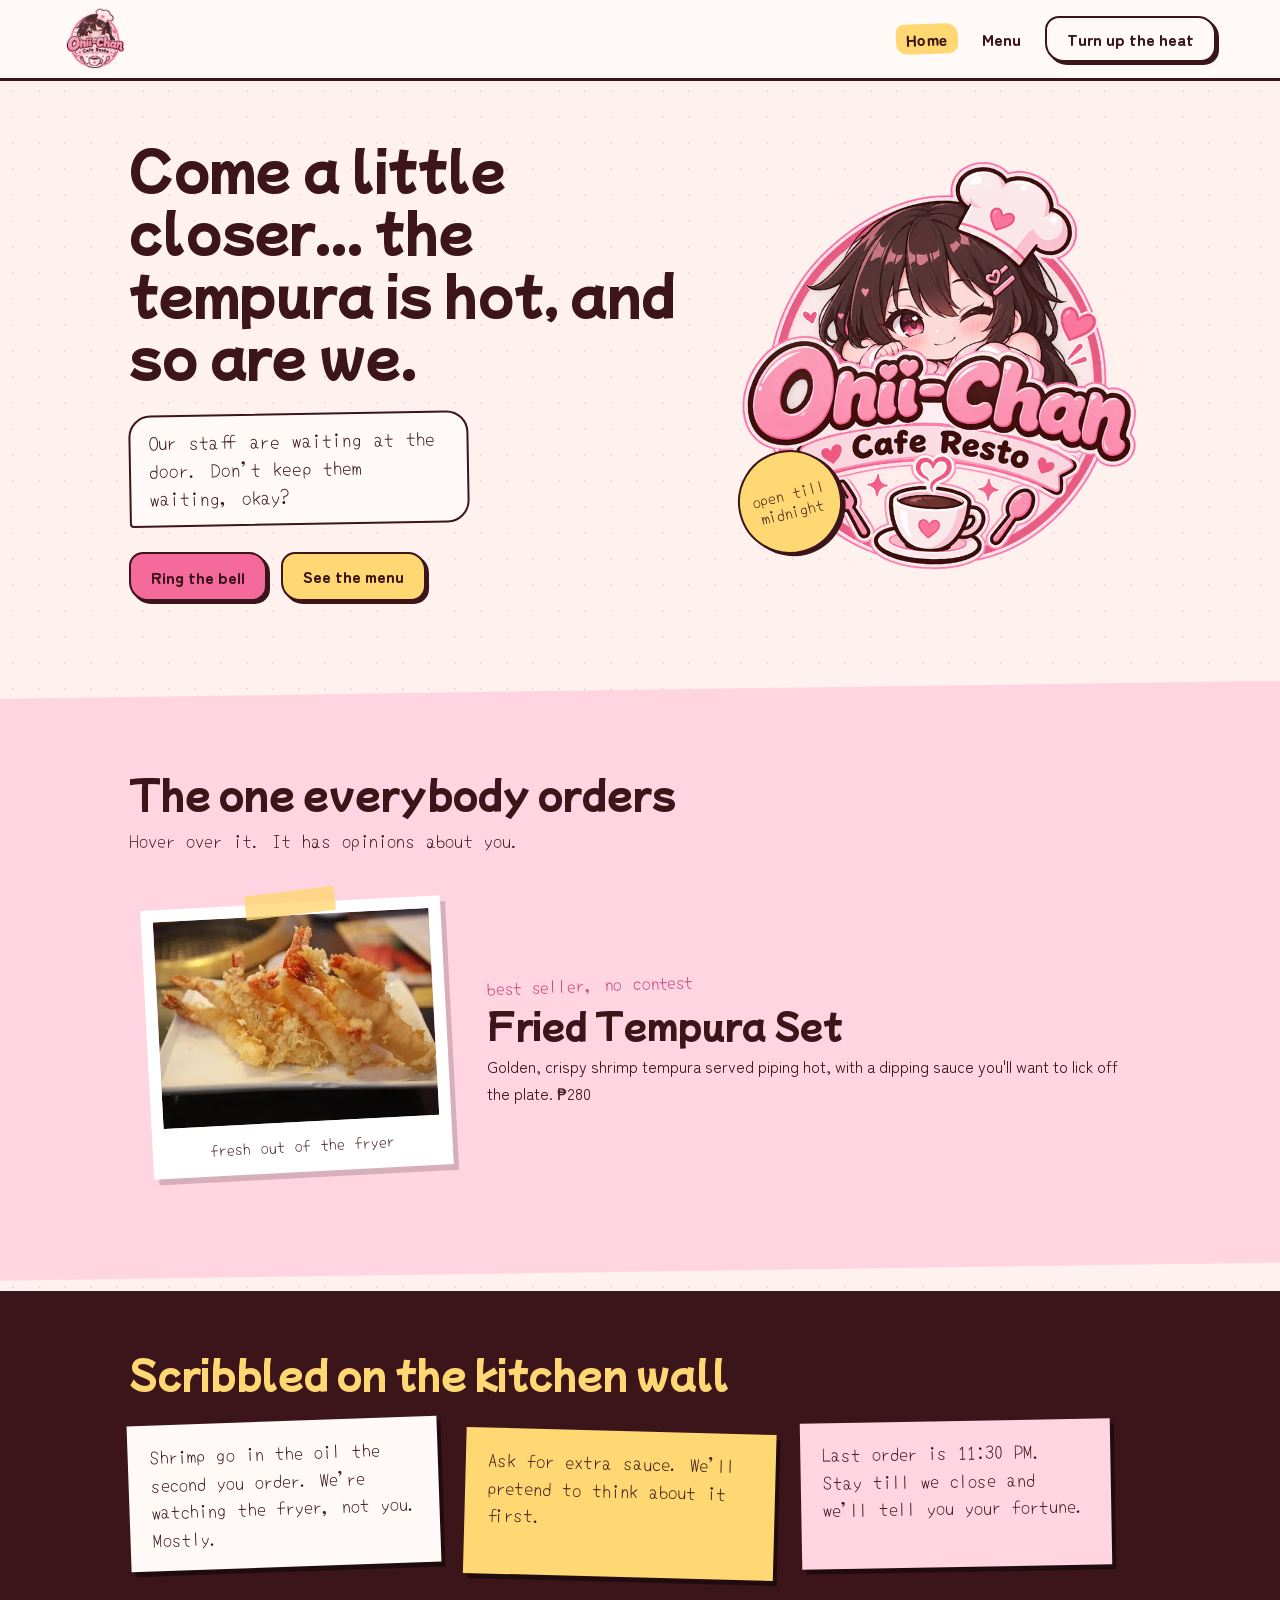
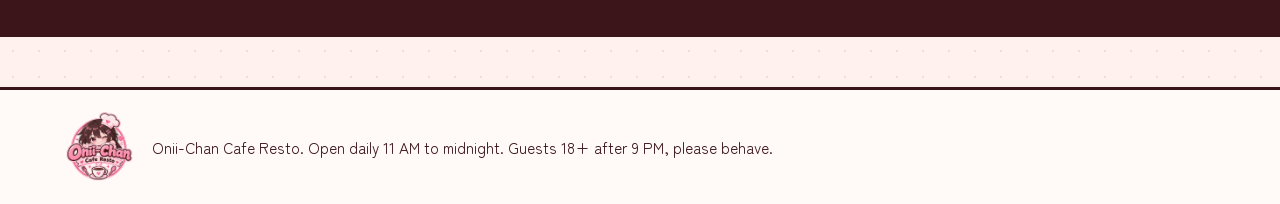
<file: index.html>
<!DOCTYPE html>
<html lang="en">
<head>
  <meta charset="UTF-8">
  <meta name="viewport" content="width=device-width, initial-scale=1.0">
  <title>Onii-Chan Cafe Resto | Come a little closer</title>
  <link rel="icon" href="favicon.ico" sizes="any">
  <link rel="icon" type="image/png" href="images/logo.png">
  <link rel="preconnect" href="https://fonts.googleapis.com">
  <link href="https://fonts.googleapis.com/css2?family=Mochiy+Pop+One&family=Yomogi&family=Zen+Maru+Gothic:wght@500;700;900&display=swap" rel="stylesheet">
  <link rel="stylesheet" href="style.css">
</head>
<body>
  <header id="siteHeader">
    <a class="brand" href="index.html"><img class="logo-img" src="images/logo.png" alt="Onii-Chan Cafe Resto, home"></a>
    <nav class="nav-links" aria-label="Main">
      <a class="active" href="index.html">Home</a>
      <a href="menu.html">Menu</a>
      <button class="btn ghost" id="modeBtn" onclick="toggleTeaseMode()">Turn up the heat</button>
    </nav>
  </header>

  <main>
    <section id="hero">
      <div class="hero-text">
        <h1 id="tagline">Come a little closer... the tempura is hot, and so are we.</h1>
        <p id="greeting">Our staff are waiting at the door. Don't keep them waiting, okay?</p>
        <div class="hero-actions">
          <button class="btn" id="bellBtn" onclick="ringBell()">Ring the bell</button>
          <a class="btn butter" href="menu.html">See the menu</a>
        </div>
      </div>
      <div class="hero-art" id="heroArt">
        <img src="images/logo.png" alt="Onii-Chan Cafe Resto emblem: a winking girl in a pink chef hat">
        <span class="stamp">open till midnight</span>
      </div>
    </section>

    <section id="bestseller">
      <div class="wrap">
        <h2>The one everybody orders</h2>
        <p class="lead">Hover over it. It has opinions about you.</p>
        <article id="bestsellerCard" onmouseover="teaseBestseller()" onmouseout="calmBestseller()" onclick="ringBell()">
          <div class="bs-photo">
            <div class="bs-frame"><span aria-hidden="true">🍤</span><img src="images/tempura.jpg" alt="Fried tempura set" onerror="hideBrokenImage(this)"></div>
            <span class="caption">fresh out of the fryer</span>
          </div>
          <div class="bs-text">
            <span class="kicker">best seller, no contest</span>
            <h3 id="bestsellerTitle">Fried Tempura Set</h3>
            <p id="bestsellerText">Golden, crispy shrimp tempura served piping hot, with a dipping sauce you'll want to lick off the plate. ₱280</p>
          </div>
        </article>
      </div>
    </section>

    <section id="behind">
      <div class="wrap">
        <h2>Scribbled on the kitchen wall</h2>
        <div class="notes">
          <p class="note">Shrimp go in the oil the second you order. We're watching the fryer, not you. Mostly.</p>
          <p class="note">Ask for extra sauce. We'll pretend to think about it first.</p>
          <p class="note">Last order is 11:30 PM. Stay till we close and we'll tell you your fortune.</p>
        </div>
      </div>
    </section>
  </main>

  <footer>
    <img src="images/logo.png" alt="">
    <p>Onii-Chan Cafe Resto. Open daily 11 AM to midnight. Guests 18+ after 9 PM, please behave.</p>
  </footer>
  <div id="toast" role="status"></div>
  <script src="script.js"></script>
</body>
</html>
</file>
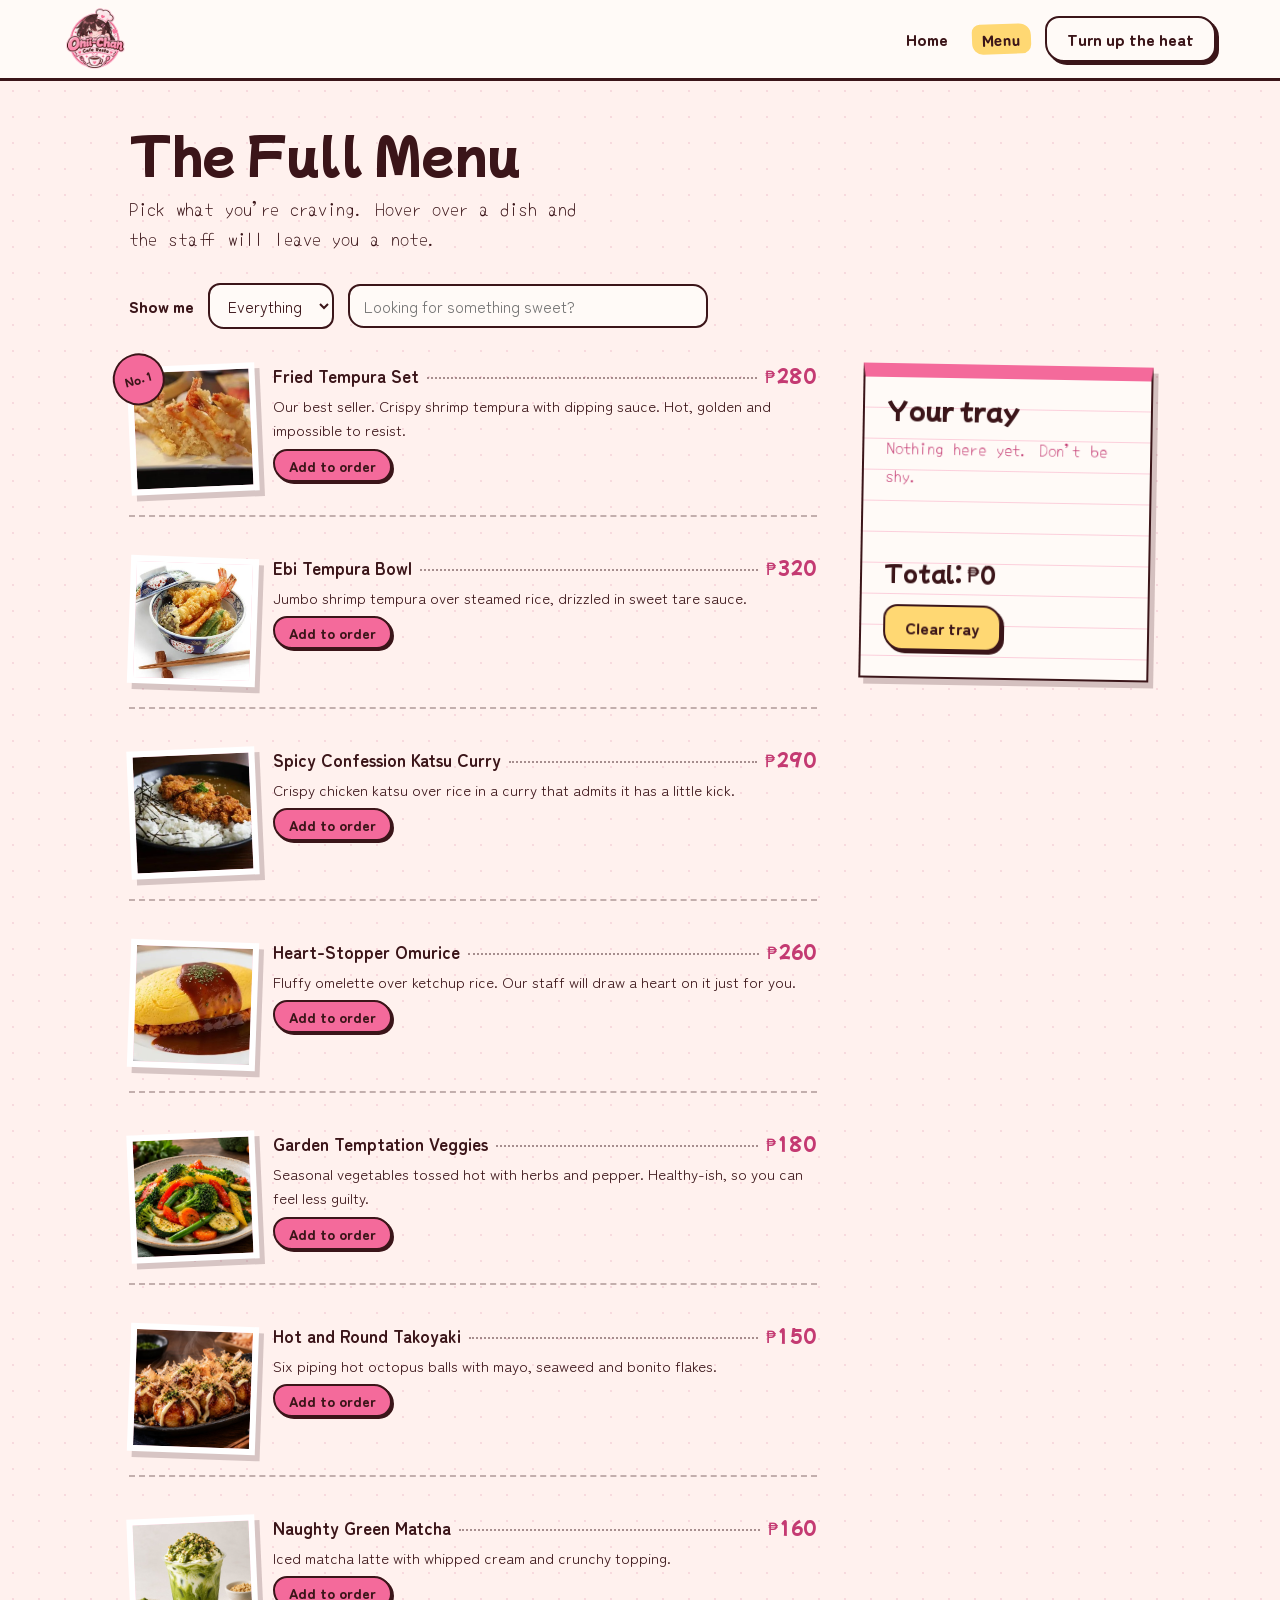
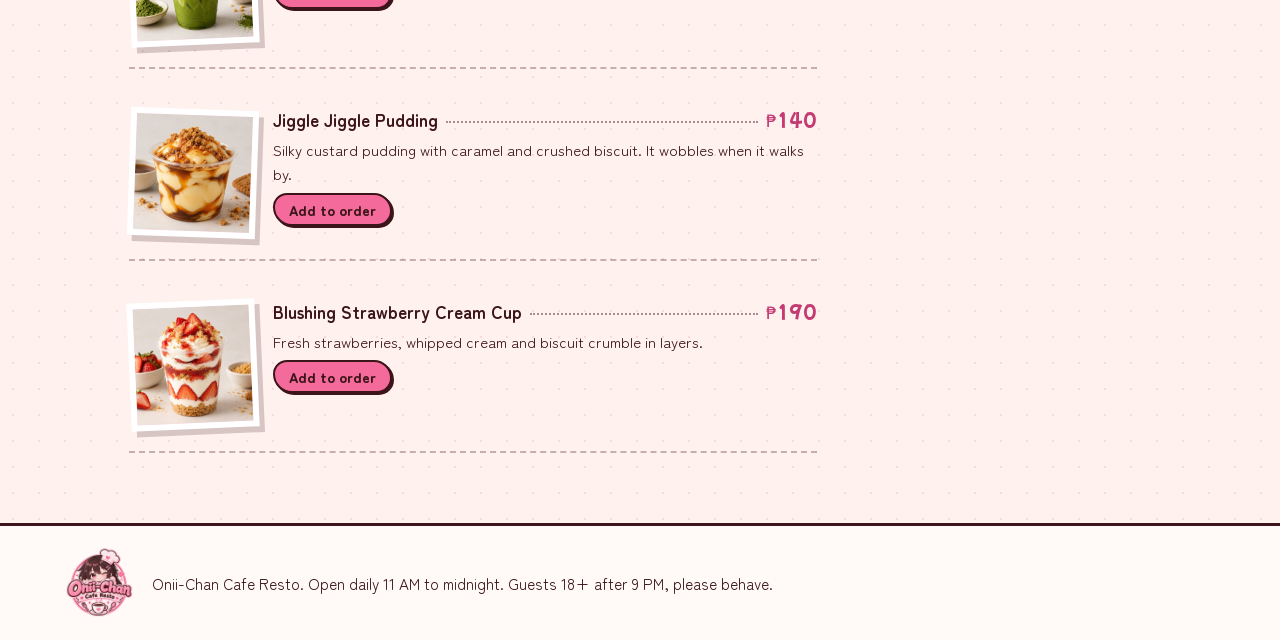
<file: menu.html>
<!DOCTYPE html>
<html lang="en">
<head>
  <meta charset="UTF-8">
  <meta name="viewport" content="width=device-width, initial-scale=1.0">
  <title>Menu | Onii-Chan Cafe Resto</title>
  <link rel="icon" href="favicon.ico" sizes="any">
  <link rel="icon" type="image/png" href="images/logo.png">
  <link rel="preconnect" href="https://fonts.googleapis.com">
  <link href="https://fonts.googleapis.com/css2?family=Mochiy+Pop+One&family=Yomogi&family=Zen+Maru+Gothic:wght@500;700;900&display=swap" rel="stylesheet">
  <link rel="stylesheet" href="style.css">
</head>
<body>
  <header id="siteHeader">
    <a class="brand" href="index.html"><img class="logo-img" src="images/logo.png" alt="Onii-Chan Cafe Resto, home"></a>
    <nav class="nav-links" aria-label="Main">
      <a href="index.html">Home</a>
      <a class="active" href="menu.html">Menu</a>
      <button class="btn ghost" id="modeBtn" onclick="toggleTeaseMode()">Turn up the heat</button>
    </nav>
  </header>

  <main>
    <section id="menuSection">
      <h1><span id="menuHeading" class="h-like">The Full Menu</span></h1>
      <p class="lead">Pick what you're craving. Hover over a dish and the staff will leave you a note.</p>

      <div id="menuControls">
        <label for="categorySelect">Show me</label>
        <select id="categorySelect" onchange="filterMenu()">
          <option value="All">Everything</option>
          <option value="Mains">Mains</option>
          <option value="Starters">Starters</option>
          <option value="Drinks">Drinks</option>
          <option value="Desserts">Desserts</option>
        </select>
        <input type="search" id="searchBox" placeholder="Looking for something sweet?" aria-label="Search the menu" oninput="searchMenu()">
      </div>

      <div id="menuLayout">
        <div>
          <div id="menuGrid">
          <article class="menu-card best" data-category="Mains" data-name="fried tempura set" onmouseover="showWhisper('tempura')" onmouseout="hideWhisper('tempura')">
            <div class="food-photo"><span class="sticker">No. 1</span><div class="frame"><span aria-hidden="true">🍤</span><img src="images/tempura.jpg" alt="Fried Tempura Set" loading="lazy" onerror="hideBrokenImage(this)"></div></div>
            <div class="card-body">
              <h3><span class="dish">Fried Tempura Set</span><span class="leader"></span><span class="price">₱280</span></h3>
              <p class="desc">Our best seller. Crispy shrimp tempura with dipping sauce. Hot, golden and impossible to resist.</p>
              <button class="btn small" onclick="addToOrder('Fried Tempura Set', 280)">Add to order</button>
            </div>
            <p class="whisper" id="whisper-tempura"></p>
          </article>
          <article class="menu-card" data-category="Mains" data-name="ebi tempura bowl" onmouseover="showWhisper('ebi')" onmouseout="hideWhisper('ebi')">
            <div class="food-photo"><div class="frame"><span aria-hidden="true">🍚</span><img src="images/ebi.jpg" alt="Ebi Tempura Bowl" loading="lazy" onerror="hideBrokenImage(this)"></div></div>
            <div class="card-body">
              <h3><span class="dish">Ebi Tempura Bowl</span><span class="leader"></span><span class="price">₱320</span></h3>
              <p class="desc">Jumbo shrimp tempura over steamed rice, drizzled in sweet tare sauce.</p>
              <button class="btn small" onclick="addToOrder('Ebi Tempura Bowl', 320)">Add to order</button>
            </div>
            <p class="whisper" id="whisper-ebi"></p>
          </article>
          <article class="menu-card" data-category="Mains" data-name="spicy confession katsu curry" onmouseover="showWhisper('curry')" onmouseout="hideWhisper('curry')">
            <div class="food-photo"><div class="frame"><span aria-hidden="true">🍛</span><img src="images/curry.jpg" alt="Spicy Confession Katsu Curry" loading="lazy" onerror="hideBrokenImage(this)"></div></div>
            <div class="card-body">
              <h3><span class="dish">Spicy Confession Katsu Curry</span><span class="leader"></span><span class="price">₱290</span></h3>
              <p class="desc">Crispy chicken katsu over rice in a curry that admits it has a little kick.</p>
              <button class="btn small" onclick="addToOrder('Spicy Confession Katsu Curry', 290)">Add to order</button>
            </div>
            <p class="whisper" id="whisper-curry"></p>
          </article>
          <article class="menu-card" data-category="Mains" data-name="heart-stopper omurice" onmouseover="showWhisper('omu')" onmouseout="hideWhisper('omu')">
            <div class="food-photo"><div class="frame"><span aria-hidden="true">🍳</span><img src="images/omu.jpg" alt="Heart-Stopper Omurice" loading="lazy" onerror="hideBrokenImage(this)"></div></div>
            <div class="card-body">
              <h3><span class="dish">Heart-Stopper Omurice</span><span class="leader"></span><span class="price">₱260</span></h3>
              <p class="desc">Fluffy omelette over ketchup rice. Our staff will draw a heart on it just for you.</p>
              <button class="btn small" onclick="addToOrder('Heart-Stopper Omurice', 260)">Add to order</button>
            </div>
            <p class="whisper" id="whisper-omu"></p>
          </article>
          <article class="menu-card" data-category="Starters" data-name="garden temptation veggies" onmouseover="showWhisper('veg')" onmouseout="hideWhisper('veg')">
            <div class="food-photo"><div class="frame"><span aria-hidden="true">🥕</span><img src="images/veg.jpg" alt="Garden Temptation Veggies" loading="lazy" onerror="hideBrokenImage(this)"></div></div>
            <div class="card-body">
              <h3><span class="dish">Garden Temptation Veggies</span><span class="leader"></span><span class="price">₱180</span></h3>
              <p class="desc">Seasonal vegetables tossed hot with herbs and pepper. Healthy-ish, so you can feel less guilty.</p>
              <button class="btn small" onclick="addToOrder('Garden Temptation Veggies', 180)">Add to order</button>
            </div>
            <p class="whisper" id="whisper-veg"></p>
          </article>
          <article class="menu-card" data-category="Starters" data-name="hot and round takoyaki" onmouseover="showWhisper('tako')" onmouseout="hideWhisper('tako')">
            <div class="food-photo"><div class="frame"><span aria-hidden="true">🐙</span><img src="images/tako.jpg" alt="Hot and Round Takoyaki" loading="lazy" onerror="hideBrokenImage(this)"></div></div>
            <div class="card-body">
              <h3><span class="dish">Hot and Round Takoyaki</span><span class="leader"></span><span class="price">₱150</span></h3>
              <p class="desc">Six piping hot octopus balls with mayo, seaweed and bonito flakes.</p>
              <button class="btn small" onclick="addToOrder('Hot and Round Takoyaki', 150)">Add to order</button>
            </div>
            <p class="whisper" id="whisper-tako"></p>
          </article>
          <article class="menu-card" data-category="Drinks" data-name="naughty green matcha" onmouseover="showWhisper('matcha')" onmouseout="hideWhisper('matcha')">
            <div class="food-photo"><div class="frame"><span aria-hidden="true">🍵</span><img src="images/matcha.jpg" alt="Naughty Green Matcha" loading="lazy" onerror="hideBrokenImage(this)"></div></div>
            <div class="card-body">
              <h3><span class="dish">Naughty Green Matcha</span><span class="leader"></span><span class="price">₱160</span></h3>
              <p class="desc">Iced matcha latte with whipped cream and crunchy topping.</p>
              <button class="btn small" onclick="addToOrder('Naughty Green Matcha', 160)">Add to order</button>
            </div>
            <p class="whisper" id="whisper-matcha"></p>
          </article>
          <article class="menu-card" data-category="Desserts" data-name="jiggle jiggle pudding" onmouseover="showWhisper('pudding')" onmouseout="hideWhisper('pudding')">
            <div class="food-photo"><div class="frame"><span aria-hidden="true">🍮</span><img src="images/pudding.jpg" alt="Jiggle Jiggle Pudding" loading="lazy" onerror="hideBrokenImage(this)"></div></div>
            <div class="card-body">
              <h3><span class="dish">Jiggle Jiggle Pudding</span><span class="leader"></span><span class="price">₱140</span></h3>
              <p class="desc">Silky custard pudding with caramel and crushed biscuit. It wobbles when it walks by.</p>
              <button class="btn small" onclick="addToOrder('Jiggle Jiggle Pudding', 140)">Add to order</button>
            </div>
            <p class="whisper" id="whisper-pudding"></p>
          </article>
          <article class="menu-card" data-category="Desserts" data-name="blushing strawberry cream cup" onmouseover="showWhisper('berry')" onmouseout="hideWhisper('berry')">
            <div class="food-photo"><div class="frame"><span aria-hidden="true">🍓</span><img src="images/berry.jpg" alt="Blushing Strawberry Cream Cup" loading="lazy" onerror="hideBrokenImage(this)"></div></div>
            <div class="card-body">
              <h3><span class="dish">Blushing Strawberry Cream Cup</span><span class="leader"></span><span class="price">₱190</span></h3>
              <p class="desc">Fresh strawberries, whipped cream and biscuit crumble in layers.</p>
              <button class="btn small" onclick="addToOrder('Blushing Strawberry Cream Cup', 190)">Add to order</button>
            </div>
            <p class="whisper" id="whisper-berry"></p>
          </article>
          </div>
          <p id="emptyMsg">Nothing matches that. Try another word, we promise there's something you'll like.</p>
        </div>

        <aside id="orderPanel" aria-label="Your order">
          <h2>Your tray</h2>
          <p id="orderNote">Nothing here yet. Don't be shy.</p>
          <ul id="orderList"></ul>
          <p id="orderTotal">Total: ₱0</p>
          <button class="btn butter" id="clearBtn" onclick="clearOrder()">Clear tray</button>
        </aside>
      </div>
    </section>
  </main>

  <footer>
    <img src="images/logo.png" alt="">
    <p>Onii-Chan Cafe Resto. Open daily 11 AM to midnight. Guests 18+ after 9 PM, please behave.</p>
  </footer>
  <div id="toast" role="status"></div>
  <script src="script.js"></script>
</body>
</html>
</file>
<file: style.css>
:root {
  --paper: #fff1ee;
  --cream: #fffaf7;
  --blush: #ffd5e2;
  --pink: #f46a9b;
  --pink-deep: #c43a72;
  --ink: #3b1519;
  --butter: #ffd873;
  --font-display: "Mochiy Pop One", "Trebuchet MS", sans-serif;
  --font-body: "Zen Maru Gothic", "Segoe UI", sans-serif;
  --font-hand: "Yomogi", "Comic Sans MS", cursive;
}
* { box-sizing: border-box; margin: 0; padding: 0; }
body {
  font-family: var(--font-body);
  color: var(--ink);
  line-height: 1.65;
  background-color: var(--paper);
  background-image: radial-gradient(rgba(196, 58, 114, .13) 1.5px, transparent 1.5px);
  background-size: 26px 26px;
  transition: background-color .4s;
}
a { color: inherit; text-decoration: none; }
img { max-width: 100%; display: block; }
:focus-visible { outline: 3px solid var(--pink-deep); outline-offset: 3px; }
.wrap { max-width: 1150px; margin: 0 auto; padding: 0 5vw; }

/* header */
#siteHeader {
  display: flex; align-items: center; justify-content: space-between; flex-wrap: wrap; gap: 10px;
  padding: 8px 5vw; background: var(--cream); border-bottom: 3px solid var(--ink);
}
.logo-img { height: 62px; width: auto; transition: transform .25s; }
.brand:hover .logo-img { transform: rotate(-5deg) scale(1.05); }
.nav-links { display: flex; align-items: center; gap: 14px; flex-wrap: wrap; }
.nav-links a { font-weight: 900; padding: 2px 10px; border-radius: 8px 12px 9px 11px; }
.nav-links a:hover { background: var(--blush); }
.nav-links a.active { background: var(--butter); transform: rotate(-2deg); }

.btn {
  font-family: var(--font-body); font-weight: 800; font-size: 1rem; color: var(--ink);
  background: var(--pink); border: 2px solid var(--ink); border-radius: 14px 18px 15px 19px;
  padding: 9px 20px; cursor: pointer; box-shadow: 3px 3px 0 var(--ink);
  transition: transform .12s, box-shadow .12s;
}
.btn:hover { transform: translate(-1px, -1px); box-shadow: 4px 4px 0 var(--ink); }
.btn:active { transform: translate(3px, 3px); box-shadow: 0 0 0 var(--ink); }
.btn.butter { background: var(--butter); }
.btn.ghost { background: var(--cream); }
.btn.small { padding: 4px 14px; font-size: .9rem; box-shadow: 2px 2px 0 var(--ink); }

/* hero */
#hero {
  display: grid; grid-template-columns: 1.15fr .85fr; gap: 30px; align-items: center;
  max-width: 1150px; margin: 0 auto; padding: 56px 5vw 70px;
}
#tagline { font-family: var(--font-display); font-weight: 400; font-size: clamp(1.9rem, 4.6vw, 3.2rem); line-height: 1.22; margin-bottom: 26px; }
#greeting {
  display: inline-block; font-family: var(--font-hand); font-size: 1.2rem; line-height: 1.45;
  background: var(--cream); border: 2px solid var(--ink); border-radius: 22px 22px 22px 4px;
  padding: 12px 18px; max-width: 34ch; margin-bottom: 28px; transform: rotate(-1deg); transition: transform .3s;
}
.hero-actions { display: flex; gap: 14px; flex-wrap: wrap; }
.hero-art { position: relative; transition: transform .4s; }
.hero-art img { width: 100%; max-width: 440px; margin: 0 auto; transform: rotate(3deg); }
.stamp {
  position: absolute; left: 2%; bottom: 6%; width: 104px; height: 104px; display: grid; place-items: center; text-align: center;
  font-family: var(--font-hand); font-size: 1rem; line-height: 1.15; background: var(--butter);
  border: 2px solid var(--ink); border-radius: 50%; transform: rotate(-14deg); box-shadow: 3px 3px 0 var(--ink);
}

h2 { font-family: var(--font-display); font-weight: 400; font-size: clamp(1.6rem, 3.6vw, 2.3rem); line-height: 1.2; margin-bottom: 10px; }
.lead { font-family: var(--font-hand); font-size: 1.15rem; margin-bottom: 30px; max-width: 52ch; }

/* best seller */
#bestseller { background: var(--blush); clip-path: polygon(0 3%, 100% 0, 100% 97%, 0 100%); padding: 90px 0; margin: 10px 0; }
#bestsellerCard { display: flex; gap: 40px; align-items: center; flex-wrap: wrap; cursor: pointer; padding: 18px; border-radius: 18px; transition: background-color .3s; }
.bs-photo, .food-photo { position: relative; background: #fff; box-shadow: 5px 6px 0 rgba(59, 21, 25, .2); }
.bs-photo { flex: 0 0 300px; max-width: 100%; padding: 12px 12px 14px; transform: rotate(-3deg); }
.bs-photo::before {
  content: ""; position: absolute; top: -12px; left: 50%; width: 90px; height: 24px; margin-left: -45px;
  background: rgba(255, 216, 115, .8); transform: rotate(-4deg); z-index: 2;
}
.bs-frame { position: relative; aspect-ratio: 4 / 3; overflow: hidden; background: var(--blush); display: grid; place-items: center; font-size: 4rem; }
.bs-frame img, .menu-card .frame img { position: absolute; inset: 0; width: 100%; height: 100%; object-fit: cover; }
.caption { display: block; text-align: center; font-family: var(--font-hand); margin-top: 10px; }
.bs-text { flex: 1 1 280px; }
#bestsellerTitle { font-family: var(--font-display); font-weight: 400; font-size: clamp(1.5rem, 3vw, 2.1rem); line-height: 1.2; margin-bottom: 8px; }
.kicker { display: inline-block; font-family: var(--font-hand); font-size: 1.1rem; margin-bottom: 6px; color: var(--pink-deep); transform: rotate(-2deg); }

/* behind the counter */
#behind { background: var(--ink); color: var(--cream); padding: 60px 0 70px; }
#behind h2 { color: var(--butter); }
.notes { display: flex; flex-wrap: wrap; gap: 26px; margin-top: 26px; }
.note { font-family: var(--font-hand); font-size: 1.15rem; line-height: 1.5; background: var(--cream); color: var(--ink); padding: 18px 22px; max-width: 310px; box-shadow: 4px 5px 0 rgba(0, 0, 0, .45); }
.note:nth-child(1) { transform: rotate(-2deg); }
.note:nth-child(2) { transform: rotate(1.5deg) translateY(10px); background: var(--butter); }
.note:nth-child(3) { transform: rotate(-1deg); background: var(--blush); }

/* menu page */
#menuSection { max-width: 1150px; margin: 0 auto; padding: 44px 5vw 20px; }
#menuControls { display: flex; flex-wrap: wrap; gap: 14px; align-items: center; margin-bottom: 36px; }
#menuControls label { font-weight: 900; }
select, input[type="search"] {
  font-family: var(--font-body); font-size: 1rem; color: var(--ink); background: var(--cream);
  border: 2px solid var(--ink); border-radius: 12px 15px 12px 16px; padding: 8px 14px;
}
input[type="search"] { flex: 1 1 220px; max-width: 360px; }
#menuLayout { display: grid; grid-template-columns: 1fr 290px; gap: 44px; align-items: start; }
#menuGrid { display: grid; grid-template-columns: repeat(auto-fill, minmax(min(100%, 340px), 1fr)); gap: 40px 34px; }
.menu-card { position: relative; display: flex; gap: 16px; padding-bottom: 22px; border-bottom: 2px dashed rgba(59, 21, 25, .3); }
.menu-card .food-photo { flex: 0 0 128px; align-self: flex-start; padding: 6px; transform: rotate(-2.5deg); transition: transform .2s; }
.menu-card:nth-child(even) .food-photo { transform: rotate(2deg); }
.menu-card:hover .food-photo { transform: rotate(0) scale(1.04); }
.menu-card .frame { position: relative; display: grid; place-items: center; aspect-ratio: 1; overflow: hidden; background: var(--blush); font-size: 2.6rem; }
.sticker {
  position: absolute; top: -14px; left: -14px; z-index: 3; width: 52px; height: 52px; display: grid; place-items: center; text-align: center;
  font-family: var(--font-display); font-size: .62rem; line-height: 1.05; background: var(--pink); border: 2px solid var(--ink);
  border-radius: 50%; transform: rotate(-14deg);
}
.card-body { flex: 1; min-width: 0; display: flex; flex-direction: column; gap: 6px; align-items: flex-start; }
.card-body h3 { display: flex; align-items: baseline; gap: 8px; width: 100%; font-size: 1.08rem; line-height: 1.3; }
.leader { flex: 1; min-width: 12px; border-bottom: 2px dotted rgba(59, 21, 25, .45); transform: translateY(-4px); }
.price { font-family: var(--font-display); font-weight: 400; color: var(--pink-deep); white-space: nowrap; }
.desc { font-size: .93rem; }
.whisper {
  position: absolute; right: -4px; top: -16px; z-index: 4; max-width: 190px; font-family: var(--font-hand); font-size: .98rem; line-height: 1.3;
  background: var(--butter); padding: 8px 12px; transform: rotate(3deg); box-shadow: 3px 3px 0 rgba(59, 21, 25, .3);
}
.whisper:empty { display: none; }
#emptyMsg { display: none; font-family: var(--font-hand); font-size: 1.2rem; padding: 20px 0; }

#orderPanel {
  position: sticky; top: 20px; transform: rotate(1deg); padding: 18px 22px 26px; border: 2px solid var(--ink); border-top: 14px solid var(--pink);
  background: repeating-linear-gradient(transparent 0 30px, rgba(244, 106, 155, .3) 30px 31px), var(--cream);
  box-shadow: 5px 6px 0 rgba(59, 21, 25, .22);
}
#orderPanel h2 { font-size: 1.5rem; }
#orderNote { font-family: var(--font-hand); font-size: 1.05rem; color: var(--pink-deep); margin-bottom: 8px; }
#orderList { list-style: none; min-height: 3em; margin-bottom: 10px; }
#orderList li { display: flex; justify-content: space-between; gap: 10px; font-size: .95rem; border-bottom: 1px dotted var(--ink); padding: 2px 0; }
#orderTotal { font-family: var(--font-display); font-size: 1.3rem; margin-bottom: 14px; }

footer { display: flex; align-items: center; gap: 18px; flex-wrap: wrap; margin-top: 50px; padding: 22px 5vw; background: var(--cream); border-top: 3px solid var(--ink); font-size: .95rem; }
footer img { height: 70px; width: auto; }
#toast {
  position: fixed; left: 50%; bottom: 22px; transform: translateX(-50%); z-index: 50; max-width: 90vw; text-align: center; opacity: 0; pointer-events: none;
  font-family: var(--font-hand); font-size: 1.1rem; background: var(--ink); color: var(--cream); padding: 10px 22px; border-radius: 14px; transition: opacity .3s;
}

@media (max-width: 900px) {
  #hero { grid-template-columns: 1fr; padding-top: 30px; }
  .hero-art { order: -1; max-width: 300px; margin: 0 auto; }
  #menuLayout { grid-template-columns: 1fr; }
  #orderPanel { position: static; }
}
@media (max-width: 520px) {
  #siteHeader { justify-content: center; }
  .menu-card .food-photo { flex-basis: 104px; }
  .whisper { right: 0; }
}
@media (prefers-reduced-motion: reduce) { * { transition: none !important; } }

#menuSection h1 { font-family: var(--font-display); font-weight: 400; font-size: clamp(2rem, 5vw, 3rem); line-height: 1.2; margin-bottom: 10px; }
</file>
